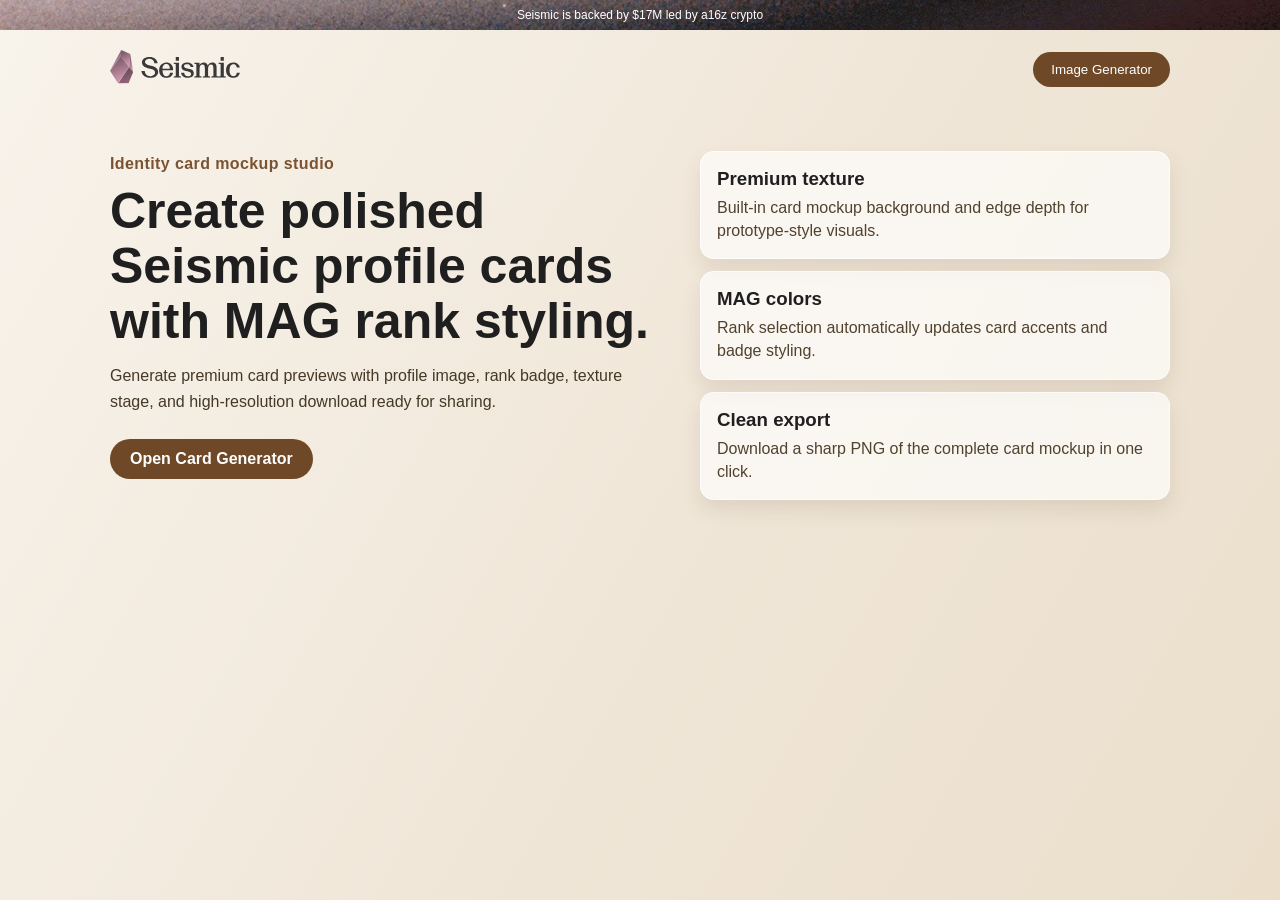
<file: index.html>
<!DOCTYPE html>
<html lang="en">
<head>
    <meta charset="UTF-8">
    <meta name="viewport" content="width=device-width, initial-scale=1.0">
    <title>Seismic</title>
    <link rel="stylesheet" href="styles.css">
</head>
<body>
    <header>
       <div class="top_head">
            Seismic is backed by $17M led by a16z crypto
        </div>
        <div class="main_head">
            <div class="left">
                <div class="logo">
                    <img src="log.svg" alt="logo">
                </div>
            </div>
            <div class="right">
                <a href="generator.html">
                    <button type="button">Image Generator</button>
                </a>
            </div>
        </div>
    </header>

    <main class="hero">
        <section class="hero_content">
            <p class="eyebrow">Identity card mockup studio</p>
            <h1>Create polished Seismic profile cards with MAG rank styling.</h1>
            <p>
                Generate premium card previews with profile image, rank badge, texture stage,
                and high-resolution download ready for sharing.
            </p>
            <a href="generator.html" class="cta">Open Card Generator</a>
        </section>

        <section class="feature_grid">
            <article>
                <h3>Premium texture</h3>
                <p>Built-in card mockup background and edge depth for prototype-style visuals.</p>
            </article>
            <article>
                <h3>MAG colors</h3>
                <p>Rank selection automatically updates card accents and badge styling.</p>
            </article>
            <article>
                <h3>Clean export</h3>
                <p>Download a sharp PNG of the complete card mockup in one click.</p>
            </article>
        </section>
    </main>
</body>
<script src="script.js"></script>
</html>
</file>
<file: styles.css>
* {
    margin: 0;
    padding: 0;
    font-family: "Suisseworks Webs", Georgia, sans-serif;
    box-sizing: border-box;
}

body {
    background: linear-gradient(120deg, #f8f3eb 0%, #efe5d6 60%, #ebdfcc 100%);
    min-height: 100vh;
    color: #1f1f1f;
}

header {
    width: 100%;
}

.top_head {
    background-repeat: no-repeat;
    background-position: center;
    background-size: cover;
    width: 100%;
    text-align: center;
    color: white;
    font-size: 12px;
    display: flex;
    justify-content: center;
    align-items: center;
    height: 30px;
    background-image: url("head_bg.avif");
}

.main_head {
    padding: 20px 20px 0;
    display: flex;
    align-items: center;
    justify-content: space-between;
    max-width: 1100px;
    margin: 0 auto;
}

.left img {
    width: 132px;
}

.right button {
    border: none;
    color: white;
    padding: 10px 18px;
    border-radius: 24px;
    cursor: pointer;
    background: #6f4828;
    transition: all ease-in-out 0.2s;
}

.right button:hover {
    background: #55351b;
}

.hero {
    max-width: 1100px;
    margin: 0 auto;
    padding: 62px 20px 50px;
    display: grid;
    gap: 26px;
    grid-template-columns: 1.2fr 1fr;
}

.hero_content .eyebrow {
    color: #7c5330;
    font-weight: 700;
    letter-spacing: 0.4px;
    margin-bottom: 8px;
}

.hero_content h1 {
    font-size: clamp(30px, 5vw, 50px);
    line-height: 1.1;
    margin-bottom: 14px;
}

.hero_content p {
    color: #453826;
    max-width: 60ch;
    line-height: 1.6;
}

.cta {
    margin-top: 24px;
    display: inline-block;
    text-decoration: none;
    color: #fff;
    background: #6f4828;
    padding: 11px 20px;
    border-radius: 24px;
    font-weight: 700;
}

.feature_grid {
    display: grid;
    gap: 12px;
}

.feature_grid article {
    padding: 16px;
    border-radius: 14px;
    background: rgba(255, 255, 255, 0.65);
    border: 1px solid rgba(255, 255, 255, 0.65);
    box-shadow: 0 10px 20px rgba(99, 69, 39, 0.12);
}

.feature_grid h3 {
    margin-bottom: 6px;
}

.feature_grid p {
    color: #51422e;
    line-height: 1.45;
}

@media (max-width: 820px) {
    .hero {
        grid-template-columns: 1fr;
    }
}
</file>
